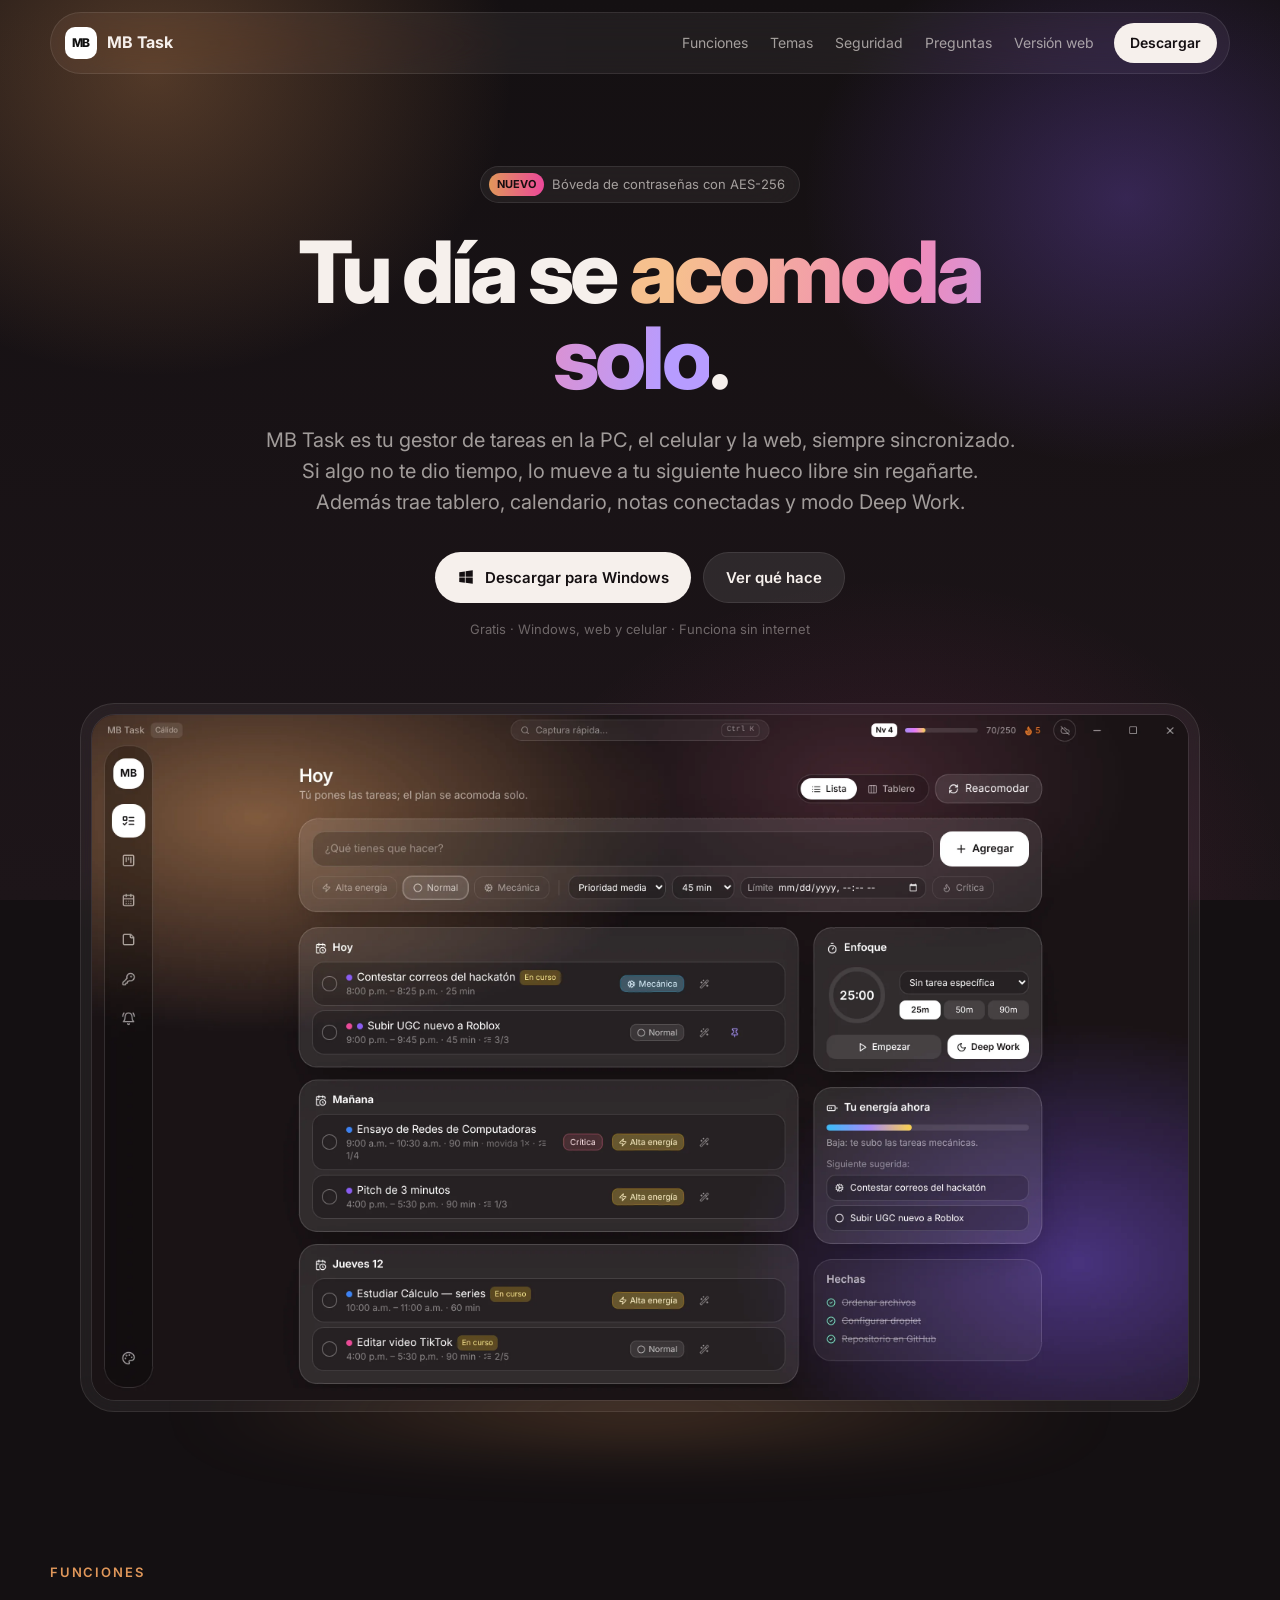
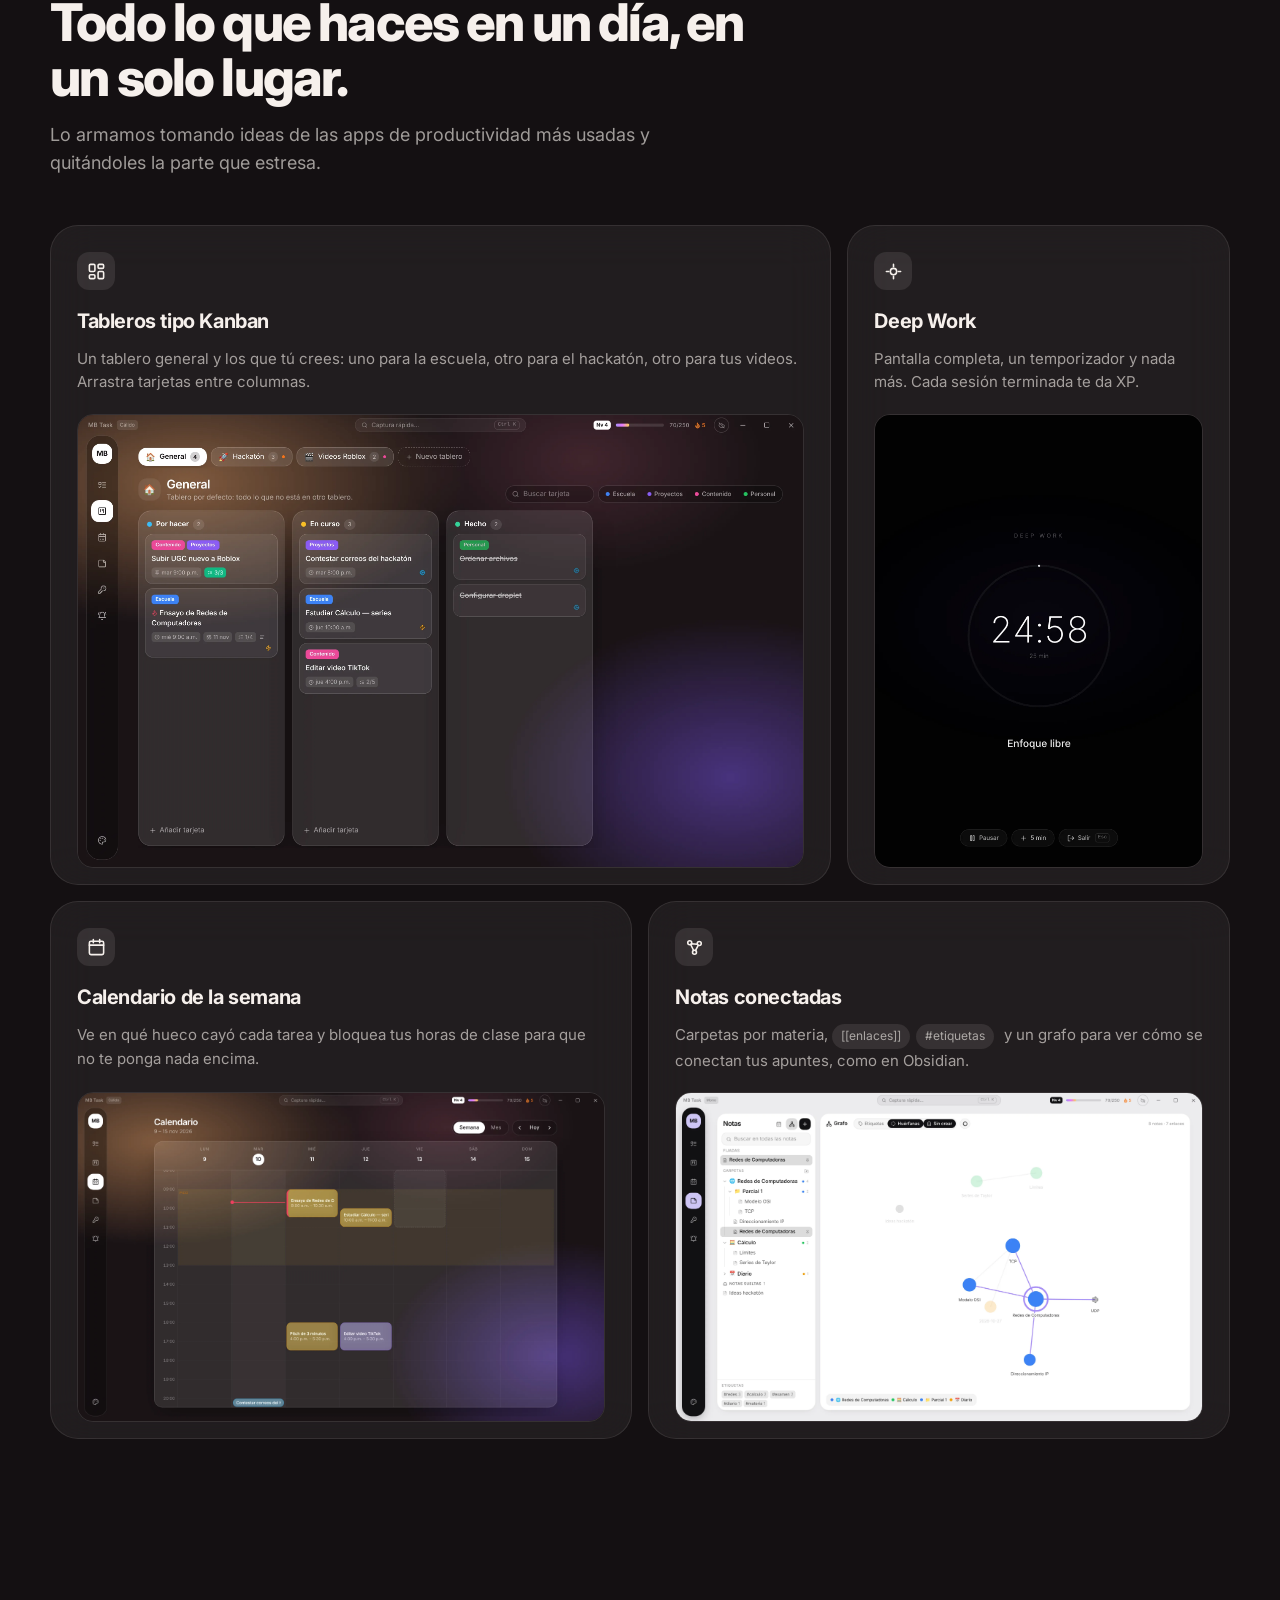
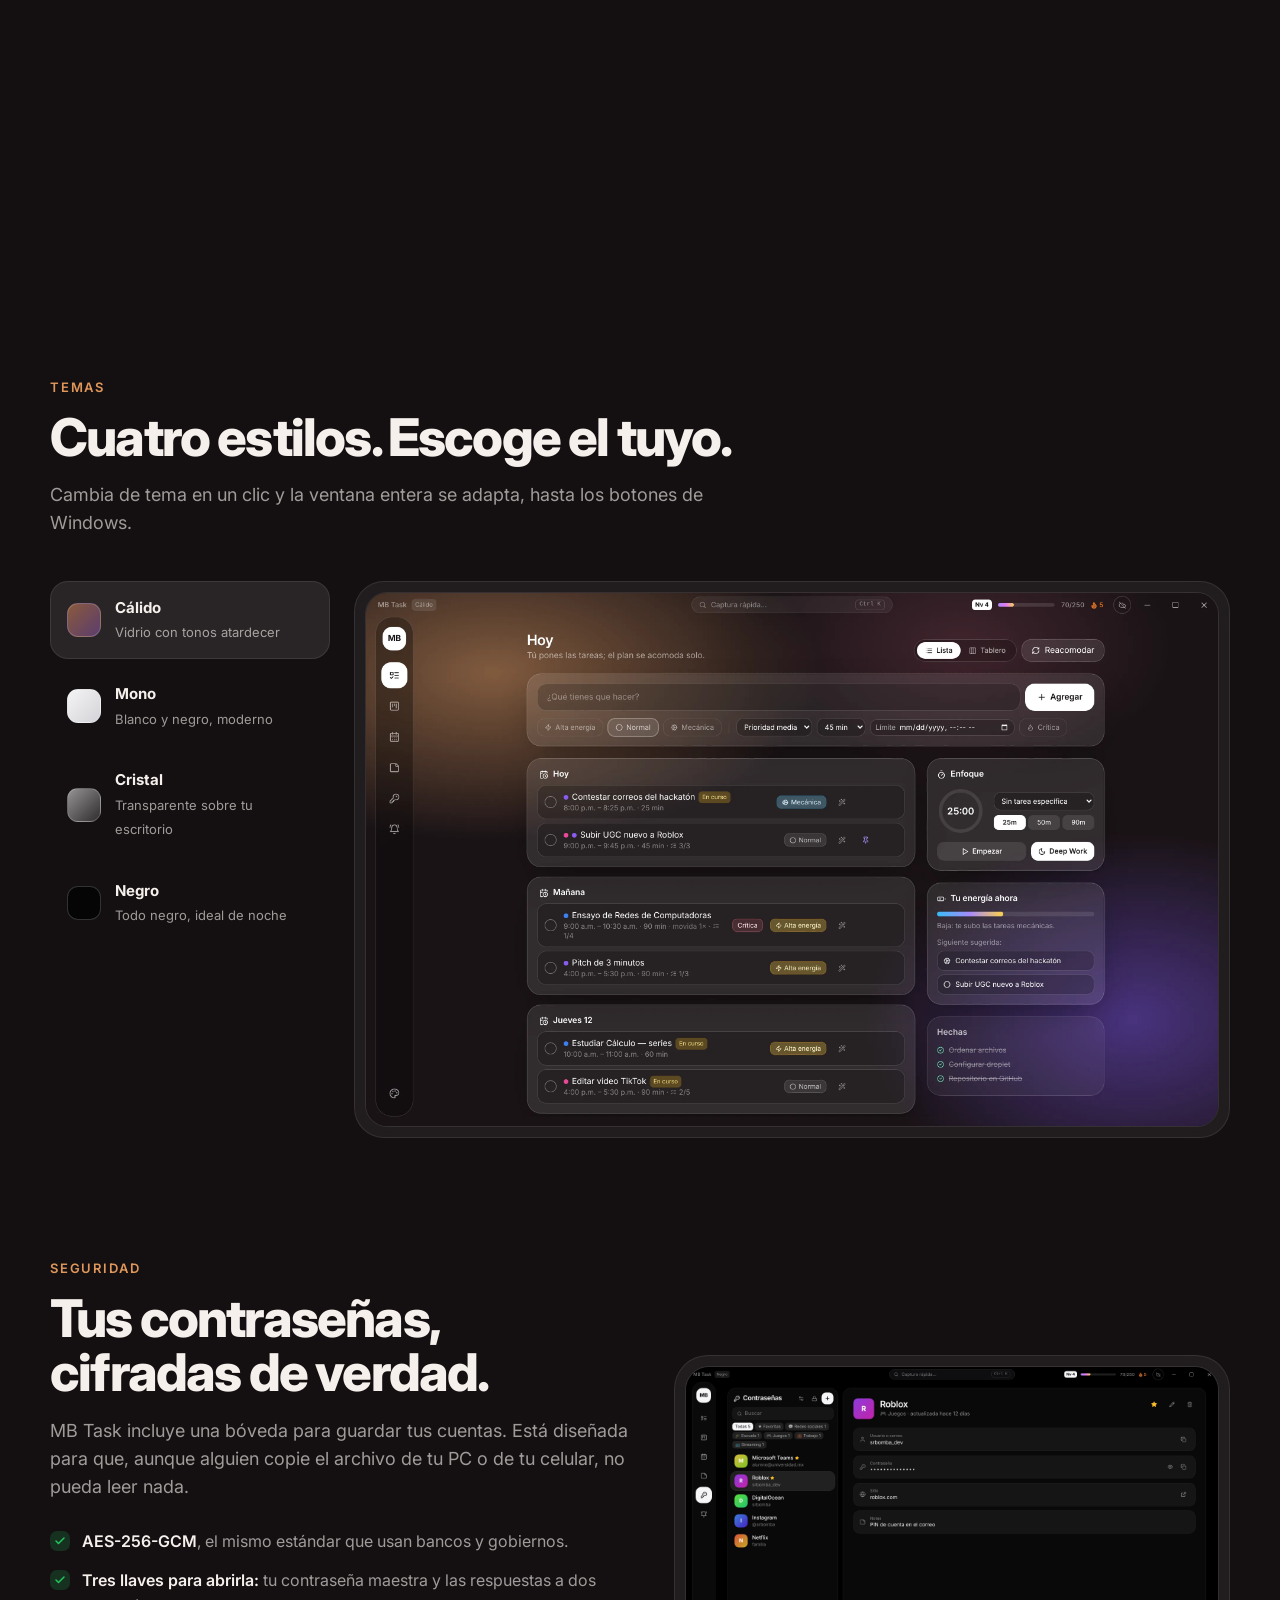
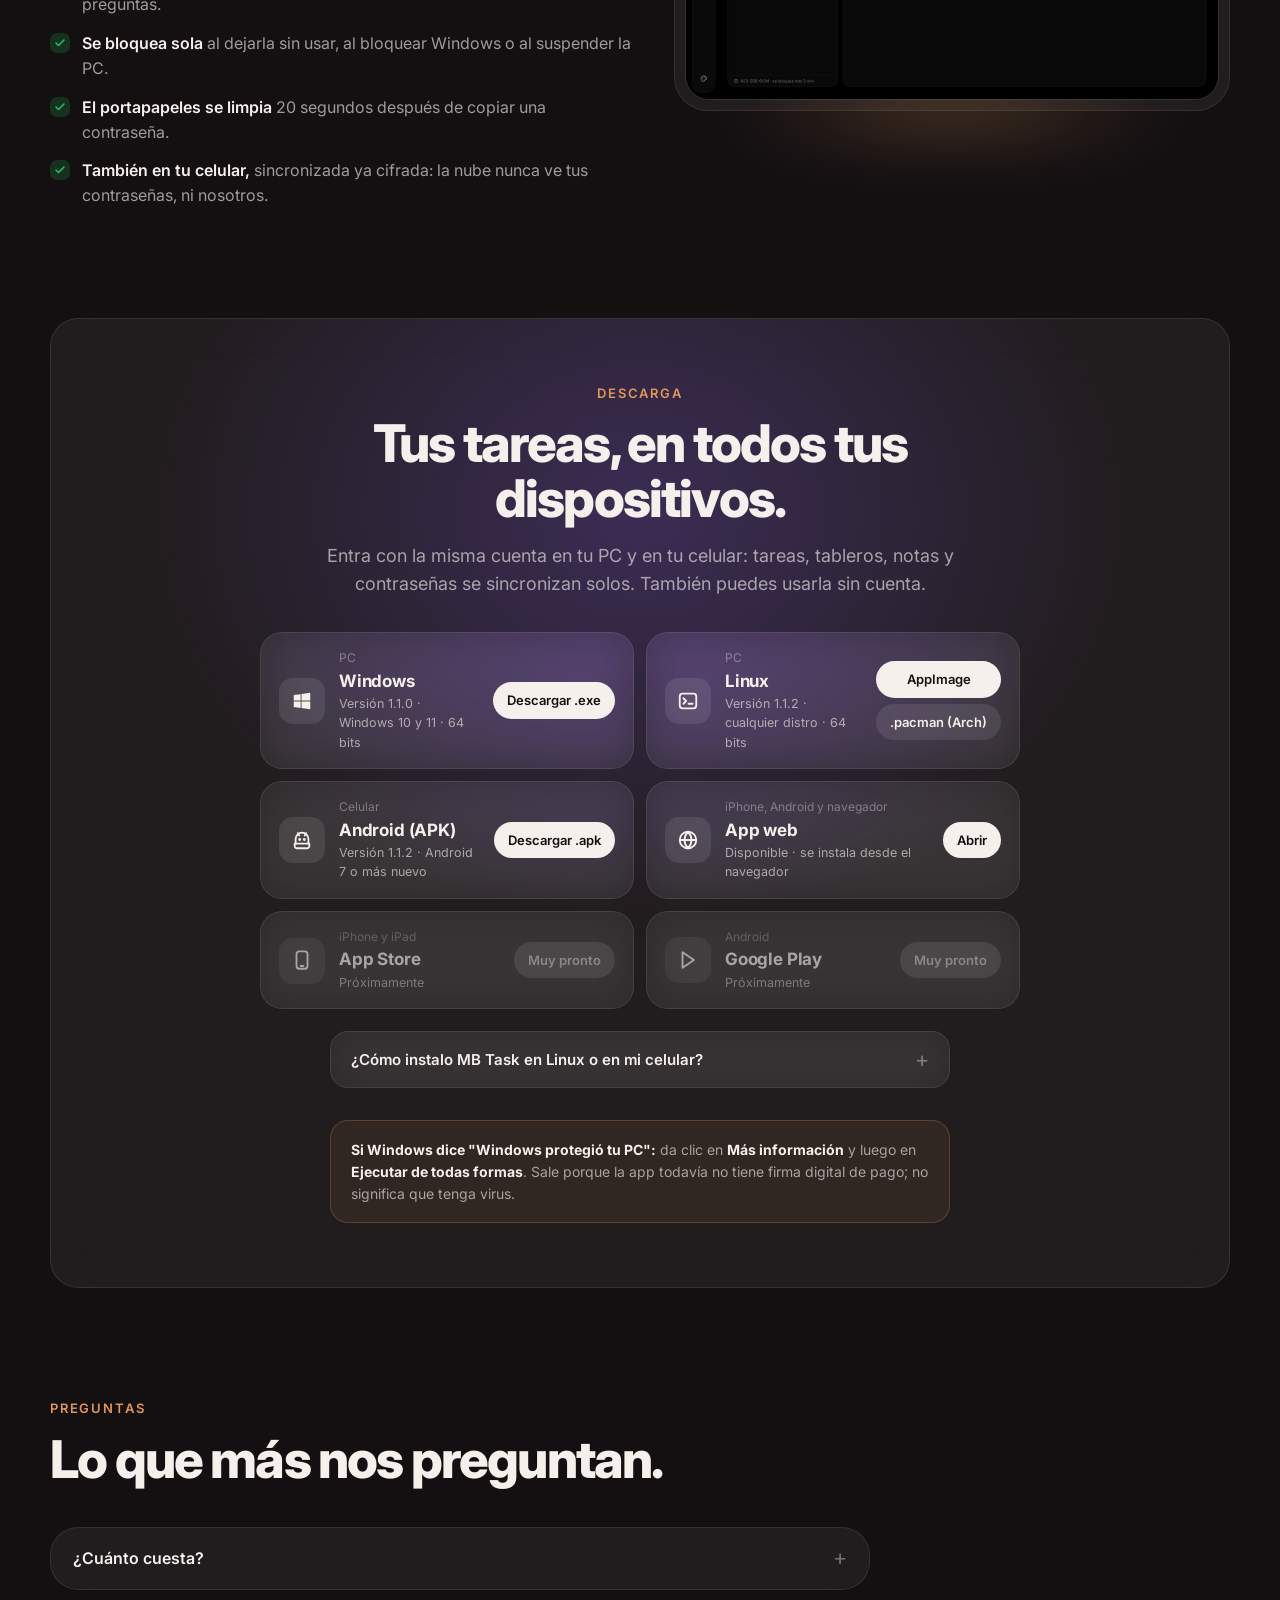
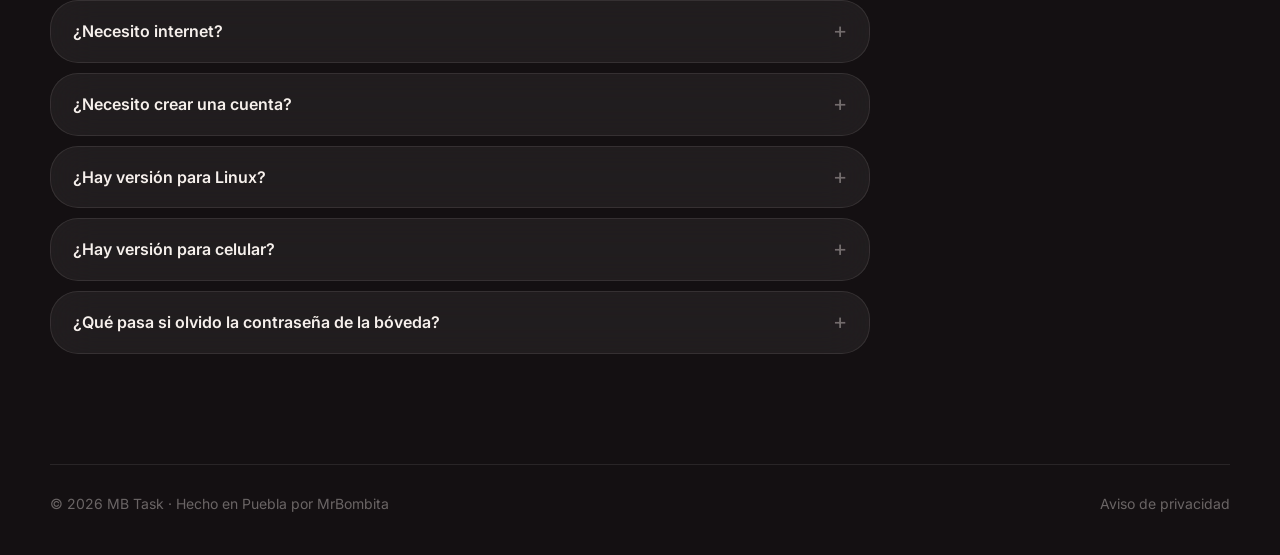
<file: index.html>
<!doctype html>
<html lang="es">
<head>
<meta charset="utf-8">
<meta name="viewport" content="width=device-width, initial-scale=1">
<title>MB Task — Tu día se acomoda solo</title>
<meta name="description" content="MB Task es un gestor de tareas para PC, celular y web que reacomoda tu día cuando no te alcanza el tiempo, con tablero, calendario, notas conectadas, Deep Work y una bóveda de contraseñas cifrada.">
<meta property="og:title" content="MB Task — Tu día se acomoda solo">
<meta property="og:description" content="Tareas, tablero, calendario, notas conectadas y Deep Work en tu PC, celular y web, siempre sincronizado.">
<meta property="og:image" content="img/hoy_calido.webp">
<meta name="theme-color" content="#1a1316">
<link rel="icon" href="data:image/svg+xml,%3Csvg xmlns='http://www.w3.org/2000/svg' viewBox='0 0 64 64'%3E%3Crect width='64' height='64' rx='16' fill='%23fff'/%3E%3Ctext x='32' y='42' font-family='Arial' font-weight='800' font-size='26' text-anchor='middle' fill='%23111'%3EMB%3C/text%3E%3C/svg%3E">
<link rel="preconnect" href="https://fonts.googleapis.com">
<link rel="preconnect" href="https://fonts.gstatic.com" crossorigin>
<link href="https://fonts.googleapis.com/css2?family=Inter:wght@400;500;600;700;800&display=swap" rel="stylesheet">
<style>
:root{
  --bg:#141012; --bg2:#1d1519; --fg:#f6f0ec; --mute:rgba(246,240,236,.62); --faint:rgba(246,240,236,.38);
  --line:rgba(255,255,255,.09); --glass:rgba(255,255,255,.055); --glass2:rgba(255,255,255,.09);
  --amber:#e0975a; --violet:#8b5cf6; --pink:#ec4899; --green:#22c55e;
  --radius:28px;
}
*{box-sizing:border-box;margin:0;padding:0}
html{scroll-behavior:smooth}
body{font-family:Inter,system-ui,-apple-system,Segoe UI,sans-serif;background:var(--bg);color:var(--fg);line-height:1.55;-webkit-font-smoothing:antialiased;overflow-x:hidden}
img{max-width:100%;height:auto;display:block}
a{color:inherit;text-decoration:none}
.wrap{width:min(1180px,100% - 32px);margin-inline:auto}

/* fondo como el tema Cálido de la app */
.aura{position:fixed;inset:0;z-index:-1;pointer-events:none;
  background:
    radial-gradient(40vw 34vw at 12% 8%, rgba(224,151,90,.30), transparent 70%),
    radial-gradient(36vw 30vw at 88% 22%, rgba(139,92,246,.28), transparent 70%),
    radial-gradient(44vw 36vw at 70% 100%, rgba(236,72,153,.14), transparent 70%),
    linear-gradient(180deg,var(--bg),var(--bg2));}
.glass{background:var(--glass);border:1px solid var(--line);backdrop-filter:blur(22px) saturate(140%);-webkit-backdrop-filter:blur(22px) saturate(140%);border-radius:var(--radius)}

/* nav */
header{position:sticky;top:12px;z-index:50;margin-top:12px}
.nav{display:flex;align-items:center;gap:20px;padding:10px 12px 10px 14px;border-radius:999px}
.logo{display:flex;align-items:center;gap:10px;font-weight:700;letter-spacing:-.01em}
.logo i{display:grid;place-items:center;width:32px;height:32px;border-radius:10px;background:#fff;color:#111;font-style:normal;font-weight:800;font-size:12px}
.nav>.btn{margin-left:auto}.nav nav{display:flex;gap:22px;margin-left:auto;font-size:14px;color:var(--mute)}
.nav nav a:hover{color:var(--fg)}.nav nav+.btn{margin-left:0}
.btn{display:inline-flex;align-items:center;justify-content:center;gap:10px;border-radius:999px;font-weight:600;font-size:15px;padding:13px 22px;transition:transform .2s,background .2s,opacity .2s;white-space:nowrap;border:0;cursor:pointer;font-family:inherit}
.btn:hover{transform:translateY(-1px)}
.btn-main{background:var(--fg);color:#140f11}
.btn-ghost{background:var(--glass2);color:var(--fg);border:1px solid var(--line)}
.btn-sm{padding:9px 16px;font-size:14px}
.btn[aria-disabled=true]{opacity:.55;cursor:default;transform:none}

/* hero */
.hero{padding:92px 0 40px;text-align:center}
.pill{display:inline-flex;align-items:center;gap:8px;font-size:13px;color:var(--mute);padding:6px 14px 6px 8px;border-radius:999px;margin-bottom:26px}
.pill b{background:linear-gradient(90deg,var(--amber),var(--pink));color:#170e10;font-size:11px;padding:3px 8px;border-radius:999px;font-weight:700}
h1{font-size:clamp(40px,7.2vw,86px);line-height:1;letter-spacing:-.045em;font-weight:800;max-width:14ch;margin-inline:auto}
h1 em{font-style:normal;background:linear-gradient(100deg,#f6c08e 10%,#f08bb8 55%,#b79cff 90%);-webkit-background-clip:text;background-clip:text;color:transparent}
.lead{font-size:clamp(17px,2vw,20px);color:var(--mute);max-width:58ch;margin:24px auto 34px}
.cta{display:flex;gap:12px;justify-content:center;flex-wrap:wrap}
.meta{margin-top:16px;font-size:13px;color:var(--faint)}

.shot{margin:64px auto 0;padding:10px;border-radius:34px;max-width:1120px;position:relative}
.shot img{border-radius:24px;border:1px solid var(--line)}
.shot::after{content:"";position:absolute;inset:auto 8% -40px;height:80px;background:radial-gradient(closest-side,rgba(224,151,90,.35),transparent);filter:blur(30px);z-index:-1}

/* secciones */
section{padding:110px 0 0}
.eyebrow{font-size:13px;font-weight:600;letter-spacing:.14em;text-transform:uppercase;color:var(--amber);margin-bottom:14px}
h2{font-size:clamp(30px,4.4vw,52px);line-height:1.05;letter-spacing:-.035em;font-weight:800;max-width:20ch}
.sub{color:var(--mute);font-size:18px;max-width:60ch;margin-top:16px}

/* bento */
.bento{display:grid;grid-template-columns:repeat(6,1fr);gap:16px;margin-top:48px}
.card{padding:26px;overflow:hidden;display:flex;flex-direction:column;gap:10px;position:relative}
.card h3{font-size:20px;letter-spacing:-.02em;font-weight:700}
.card p{color:var(--mute);font-size:15px}
.card .ic{width:38px;height:38px;border-radius:12px;display:grid;place-items:center;background:var(--glass2);margin-bottom:6px}
.card .ic svg{width:19px;height:19px}
.card img{margin-top:auto;width:100%;aspect-ratio:16/10;object-fit:cover;object-position:left top;border-radius:16px;border:1px solid var(--line);transform:translateY(10px)}
.card img.center{object-position:center;aspect-ratio:auto;flex:1 1 0;min-height:220px}
.c-4{grid-column:span 4}.c-3{grid-column:span 3}.c-2{grid-column:span 2}
.tag{display:inline-block;font-size:12px;padding:3px 9px;border-radius:999px;background:var(--glass2);color:var(--mute);margin-right:6px}

/* paso a paso del motor */
.flow{display:grid;grid-template-columns:repeat(3,1fr);gap:16px;margin-top:44px}
.step{padding:24px}
.step .n{font-size:13px;font-weight:700;color:var(--faint);margin-bottom:10px}
.step h3{font-size:18px;margin-bottom:6px}
.step p{color:var(--mute);font-size:15px}

/* temas */
.themes{display:grid;grid-template-columns:280px 1fr;gap:24px;margin-top:44px;align-items:start}
.tlist{display:flex;flex-direction:column;gap:8px}
.tbtn{display:flex;align-items:center;gap:14px;padding:14px 16px;border-radius:18px;background:transparent;border:1px solid transparent;color:var(--fg);font:inherit;text-align:left;cursor:pointer;transition:background .2s}
.tbtn:hover{background:var(--glass)}
.tbtn[aria-selected=true]{background:var(--glass2);border-color:var(--line)}
.sw{width:34px;height:34px;border-radius:11px;flex-shrink:0;border:1px solid rgba(255,255,255,.18)}
.tbtn b{display:block;font-size:15px}.tbtn span{font-size:13px;color:var(--mute)}
.tview{padding:10px;border-radius:30px}
.tview img{border-radius:22px;border:1px solid var(--line);transition:opacity .35s}

/* seguridad */
.sec{display:grid;grid-template-columns:1.05fr 1fr;gap:40px;align-items:center;margin-top:10px}
.checks{list-style:none;margin-top:28px;display:grid;gap:14px}
.checks li{display:flex;gap:12px;color:var(--mute);font-size:16px}
.checks li::before{content:"";flex-shrink:0;width:20px;height:20px;margin-top:2px;border-radius:7px;background:rgba(34,197,94,.18) url("data:image/svg+xml,%3Csvg xmlns='http://www.w3.org/2000/svg' viewBox='0 0 24 24' fill='none' stroke='%2322c55e' stroke-width='3' stroke-linecap='round' stroke-linejoin='round'%3E%3Cpath d='M20 6 9 17l-5-5'/%3E%3C/svg%3E") center/12px no-repeat}
.checks b{color:var(--fg);font-weight:600}

/* descarga */
.dl{margin-top:110px;padding:64px 32px;text-align:center;position:relative;overflow:hidden}
.dl::before{content:"";position:absolute;inset:-40% -10% auto;height:120%;background:radial-gradient(closest-side,rgba(139,92,246,.25),transparent 70%);z-index:-1}
.dl h2{margin-inline:auto;max-width:16ch}
.dl .sub{margin-inline:auto}
.plats{display:flex;justify-content:center;gap:12px;flex-wrap:wrap;margin-top:34px}
.plat-grid{display:grid;grid-template-columns:repeat(2,minmax(0,1fr));gap:12px;max-width:760px;margin:34px auto 0;text-align:left}
.plat{display:flex;align-items:center;gap:14px;padding:16px 18px;border-radius:22px;transition:transform .2s,background .2s}
.plat:not([aria-disabled=true]):hover{transform:translateY(-2px);background:var(--glass2)}
.plat[aria-disabled=true]{cursor:default}
.plat[aria-disabled=true] .plat-ic,.plat[aria-disabled=true] .plat-tx{opacity:.6}
.plat-ic{display:grid;place-items:center;width:46px;height:46px;border-radius:14px;background:var(--glass2);flex-shrink:0}
.plat-ic svg{width:22px;height:22px}
.plat-tx{display:flex;flex-direction:column;min-width:0;flex:1}
.plat-tx small{font-size:12px;color:var(--faint)}
.plat-tx b{font-size:17px;letter-spacing:-.01em}
.plat-tx em{font-style:normal;font-size:12.5px;color:var(--mute)}
.plat-go{font-size:13px;font-weight:600;padding:8px 14px;border-radius:999px;background:var(--glass2);white-space:nowrap}
.plat-gos{display:flex;flex-direction:column;gap:6px;flex-shrink:0}
.plat-gos .plat-go{text-align:center;transition:transform .2s}
.plat-gos .plat-go:hover{transform:translateY(-1px)}
.plat-gos .plat-go.main{background:var(--fg);color:#140f11}
.plat:not([aria-disabled=true]) .plat-go[data-ok]{background:var(--fg);color:#140f11}
.plat[aria-disabled=true] .plat-go{color:var(--faint)}
.install{max-width:620px;margin:22px auto 0;text-align:left;padding:16px 20px;border-radius:18px}
.install summary{cursor:pointer;font-weight:600;font-size:15px}
.install ol{margin:12px 0 6px 20px;display:grid;gap:4px;color:var(--mute);font-size:14px}
.install p{color:var(--mute);font-size:14px}
@media (max-width:640px){.plat-grid{grid-template-columns:1fr}.plat-go{padding:7px 12px}}

.note{max-width:620px;margin:32px auto 0;text-align:left;padding:18px 20px;border-radius:18px;font-size:14px;color:var(--mute);background:rgba(224,151,90,.08);border:1px solid rgba(224,151,90,.25)}
.note b{color:var(--fg)}

/* faq */
.faq{margin-top:40px;display:grid;gap:10px;max-width:820px}
details{padding:18px 22px;border-radius:20px}
summary{cursor:pointer;font-weight:600;font-size:16px;list-style:none;display:flex;justify-content:space-between;gap:16px}
summary::after{content:"+";color:var(--faint);font-weight:400;font-size:22px;line-height:1}
details[open] summary::after{content:"–"}
details p{color:var(--mute);margin-top:10px;font-size:15px}

footer{margin:110px 0 40px;padding-top:28px;border-top:1px solid var(--line);display:flex;justify-content:space-between;gap:20px;flex-wrap:wrap;font-size:14px;color:var(--faint)}
footer a:hover{color:var(--fg)}

/* aparición */
.rv{opacity:0;transform:translateY(18px);transition:opacity .7s ease,transform .7s ease}
.rv.in{opacity:1;transform:none}
@media (prefers-reduced-motion:reduce){.rv{opacity:1;transform:none;transition:none}html{scroll-behavior:auto}}

@media (max-width:900px){
  .nav nav{display:none}
  .nav nav+.btn{margin-left:auto}
  .bento{grid-template-columns:1fr}.c-4,.c-3,.c-2{grid-column:auto}
  .flow{grid-template-columns:1fr}
  .themes{grid-template-columns:1fr}.tlist{flex-direction:row;overflow-x:auto;padding-bottom:4px}
  .tbtn{flex-shrink:0}.tbtn span{display:none}
  .sec{grid-template-columns:1fr}
  .hero{padding-top:64px}
  .dl{padding:48px 20px}
}
</style>
</head>
<body>
<div class="aura"></div>

<div class="wrap">
  <header>
    <div class="nav glass">
      <a class="logo" href="#"><i>MB</i> MB Task</a>
      <nav>
        <a href="#funciones">Funciones</a>
        <a href="#temas">Temas</a>
        <a href="#seguridad">Seguridad</a>
        <a href="#preguntas">Preguntas</a>
        <a href="app/">Versión web</a>
      </nav>
      <a class="btn btn-main btn-sm" href="#descargar">Descargar</a>
    </div>
  </header>

  <main>
    <div class="hero">
      <div class="pill glass rv"><b>NUEVO</b> Bóveda de contraseñas con AES-256</div>
      <h1 class="rv">Tu día se <em>acomoda solo</em>.</h1>
      <p class="lead rv">MB Task es tu gestor de tareas en la PC, el celular y la web, siempre sincronizado. Si algo no te dio tiempo, lo mueve a tu siguiente hueco libre sin regañarte. Además trae tablero, calendario, notas conectadas y modo Deep Work.</p>
      <div class="cta rv">
        <a class="btn btn-main" href="#descargar">
          <svg width="18" height="18" viewBox="0 0 24 24" fill="currentColor"><path d="M3 5.5 10.5 4.5v7H3zM11.5 4.4 21 3v8.5h-9.5zM3 12.5h7.5v7L3 18.5zM11.5 12.5H21V21l-9.5-1.4z"/></svg>
          Descargar para Windows
        </a>
        <a class="btn btn-ghost" href="#funciones">Ver qué hace</a>
      </div>
      <p class="meta rv">Gratis · Windows, web y celular · Funciona sin internet</p>

      <div class="shot glass rv">
        <img src="img/hoy_calido.webp" width="2880" height="1800" alt="Vista Hoy de MB Task con tareas de hoy, mañana y jueves, temporizador de enfoque y medidor de energía" fetchpriority="high">
      </div>
    </div>

    <section id="funciones">
      <p class="eyebrow rv">Funciones</p>
      <h2 class="rv">Todo lo que haces en un día, en un solo lugar.</h2>
      <p class="sub rv">Lo armamos tomando ideas de las apps de productividad más usadas y quitándoles la parte que estresa.</p>

      <div class="bento">
        <article class="card glass c-4 rv">
          <div class="ic"><svg viewBox="0 0 24 24" fill="none" stroke="currentColor" stroke-width="2" stroke-linecap="round" stroke-linejoin="round"><rect x="3" y="3" width="7" height="9" rx="1.5"/><rect x="14" y="3" width="7" height="5" rx="1.5"/><rect x="14" y="12" width="7" height="9" rx="1.5"/><rect x="3" y="16" width="7" height="5" rx="1.5"/></svg></div>
          <h3>Tableros tipo Kanban</h3>
          <p>Un tablero general y los que tú crees: uno para la escuela, otro para el hackatón, otro para tus videos. Arrastra tarjetas entre columnas.</p>
          <img src="img/tablero.webp" width="2880" height="1800" alt="Tablero General con columnas Por hacer, En curso y Hecho" loading="lazy">
        </article>
        <article class="card glass c-2 rv">
          <div class="ic"><svg viewBox="0 0 24 24" fill="none" stroke="currentColor" stroke-width="2" stroke-linecap="round" stroke-linejoin="round"><path d="M12 3v3M12 18v3M3 12h3M18 12h3"/><circle cx="12" cy="12" r="4"/></svg></div>
          <h3>Deep Work</h3>
          <p>Pantalla completa, un temporizador y nada más. Cada sesión terminada te da XP.</p>
          <img class="center" src="img/deep.webp" width="2880" height="1800" alt="Modo Deep Work con temporizador 24:59" loading="lazy">
        </article>
        <article class="card glass c-3 rv">
          <div class="ic"><svg viewBox="0 0 24 24" fill="none" stroke="currentColor" stroke-width="2" stroke-linecap="round" stroke-linejoin="round"><rect x="3" y="4" width="18" height="17" rx="2"/><path d="M3 9h18M8 2v4M16 2v4"/></svg></div>
          <h3>Calendario de la semana</h3>
          <p>Ve en qué hueco cayó cada tarea y bloquea tus horas de clase para que no te ponga nada encima.</p>
          <img src="img/calendario.webp" width="2880" height="1800" alt="Calendario semanal con bloques de tareas" loading="lazy">
        </article>
        <article class="card glass c-3 rv">
          <div class="ic"><svg viewBox="0 0 24 24" fill="none" stroke="currentColor" stroke-width="2" stroke-linecap="round" stroke-linejoin="round"><circle cx="6" cy="6" r="2.5"/><circle cx="18" cy="7" r="2.5"/><circle cx="12" cy="18" r="2.5"/><path d="M8 7.2l7.6.6M7.2 8.2l3.7 7.6M16.7 9.2 13.2 16"/></svg></div>
          <h3>Notas conectadas</h3>
          <p>Carpetas por materia, <span class="tag">[[enlaces]]</span><span class="tag">#etiquetas</span> y un grafo para ver cómo se conectan tus apuntes, como en Obsidian.</p>
          <img src="img/notas.webp" width="2880" height="1800" alt="Grafo de notas conectadas de Redes de Computadoras" loading="lazy">
        </article>
      </div>

      <div class="flow">
        <div class="step glass rv"><p class="n">01 · REACOMODO</p><h3>Sin culpa</h3><p>Si una tarea no se hizo, el motor la pasa a tu siguiente espacio libre, respetando prioridad y fecha límite.</p></div>
        <div class="step glass rv"><p class="n">02 · ALERTAS</p><h3>Que suben de tono</h3><p>Primero un aviso suave, luego uno más visible y, si es crítica, ocupa toda la pantalla hasta que decidas.</p></div>
        <div class="step glass rv"><p class="n">03 · ENERGÍA</p><h3>Según cómo andas</h3><p>Distingue tareas de alta energía de las mecánicas y te sugiere la que mejor va con tu momento del día.</p></div>
      </div>
      <div class="flow" style="margin-top:16px">
        <div class="step glass rv"><p class="n">NUEVO · SE REPITEN</p><h3>Escríbelo una vez</h3><p>“Gym todos los lunes y jueves 7am” y listo: al terminarla aparece la siguiente, con su checklist y etiquetas.</p></div>
        <div class="step glass rv"><p class="n">NUEVO · HÁBITOS</p><h3>Rachas que motivan</h3><p>Tomar agua, leer, entrenar: un toque al día, tu racha 🔥 y la semana en puntitos. Cada uno suma XP.</p></div>
        <div class="step glass rv"><p class="n">NUEVO · ENFOQUE</p><h3>Matriz y estadísticas</h3><p>Ordena por urgente e importante, busca lo que sea con Ctrl K y ve a qué hora y qué día rindes más.</p></div>
      </div>
    </section>

    <section id="temas">
      <p class="eyebrow rv">Temas</p>
      <h2 class="rv">Cuatro estilos. Escoge el tuyo.</h2>
      <p class="sub rv">Cambia de tema en un clic y la ventana entera se adapta, hasta los botones de Windows.</p>
      <div class="themes rv">
        <div class="tlist" role="tablist" aria-label="Temas">
          <button class="tbtn" role="tab" aria-selected="true" data-img="img/hoy_calido.webp"><span class="sw" style="background:linear-gradient(135deg,#8a5a3c,#5b3d6e)"></span><div><b>Cálido</b><span>Vidrio con tonos atardecer</span></div></button>
          <button class="tbtn" role="tab" aria-selected="false" data-img="img/hoy_mono.webp"><span class="sw" style="background:linear-gradient(135deg,#f4f4f5,#d4d4d8)"></span><div><b>Mono</b><span>Blanco y negro, moderno</span></div></button>
          <button class="tbtn" role="tab" aria-selected="false" data-img="img/hoy_cristal.webp"><span class="sw" style="background:linear-gradient(135deg,rgba(255,255,255,.55),rgba(255,255,255,.12))"></span><div><b>Cristal</b><span>Transparente sobre tu escritorio</span></div></button>
          <button class="tbtn" role="tab" aria-selected="false" data-img="img/hoy_negro.webp"><span class="sw" style="background:#050505"></span><div><b>Negro</b><span>Todo negro, ideal de noche</span></div></button>
        </div>
        <div class="tview glass"><img id="themeImg" src="img/hoy_calido.webp" width="2880" height="1800" alt="Vista Hoy con el tema seleccionado" loading="lazy"></div>
      </div>
    </section>

    <section id="seguridad">
      <div class="sec">
        <div>
          <p class="eyebrow rv">Seguridad</p>
          <h2 class="rv">Tus contraseñas, cifradas de verdad.</h2>
          <p class="sub rv">MB Task incluye una bóveda para guardar tus cuentas. Está diseñada para que, aunque alguien copie el archivo de tu PC o de tu celular, no pueda leer nada.</p>
          <ul class="checks rv">
            <li><span><b>AES-256-GCM</b>, el mismo estándar que usan bancos y gobiernos.</span></li>
            <li><span><b>Tres llaves para abrirla:</b> tu contraseña maestra y las respuestas a dos preguntas.</span></li>
            <li><span><b>Se bloquea sola</b> al dejarla sin usar, al bloquear Windows o al suspender la PC.</span></li>
            <li><span><b>El portapapeles se limpia</b> 20 segundos después de copiar una contraseña.</span></li>
            <li><span><b>También en tu celular,</b> sincronizada ya cifrada: la nube nunca ve tus contraseñas, ni nosotros.</span></li>
          </ul>
        </div>
        <div class="shot glass rv" style="margin:0"><img src="img/boveda.webp" width="2880" height="1800" alt="Bóveda de contraseñas desbloqueada mostrando la cuenta de Roblox" loading="lazy"></div>
      </div>
    </section>

    <div id="descargar" class="dl glass rv">
      <p class="eyebrow">Descarga</p>
      <h2>Tus tareas, en todos tus dispositivos.</h2>
      <p class="sub">Entra con la misma cuenta en tu PC y en tu celular: tareas, tableros, notas y contraseñas se sincronizan solos. También puedes usarla sin cuenta.</p>

      <div class="plat-grid">
        <a class="plat glass" id="dlWin" href="#descargar" aria-disabled="true">
          <span class="plat-ic"><svg viewBox="0 0 24 24" fill="currentColor"><path d="M3 5.5 10.5 4.5v7H3zM11.5 4.4 21 3v8.5h-9.5zM3 12.5h7.5v7L3 18.5zM11.5 12.5H21V21l-9.5-1.4z"/></svg></span>
          <span class="plat-tx"><small>PC</small><b>Windows</b><em id="dlMeta">Preparando el instalador…</em></span>
          <span class="plat-go" data-ok>Descargar .exe</span>
        </a>
        <div class="plat glass" id="dlLinux">
          <span class="plat-ic"><svg viewBox="0 0 24 24" fill="none" stroke="currentColor" stroke-width="2" stroke-linecap="round" stroke-linejoin="round"><rect x="3" y="4" width="18" height="16" rx="3"/><path d="m7 9 3 3-3 3M12.5 15H17"/></svg></span>
          <span class="plat-tx"><small>PC</small><b>Linux</b><em id="dlLinuxMeta">Arch, Ubuntu, Fedora… · 64 bits</em></span>
          <span class="plat-gos"><a class="plat-go main" id="dlAppImage" href="descargas/MB-Task.AppImage">AppImage</a><a class="plat-go" id="dlPacman" href="descargas/MB-Task.pacman">.pacman (Arch)</a></span>
        </div>
        <a class="plat glass" id="dlApk" href="#descargar" aria-disabled="true">
          <span class="plat-ic"><svg viewBox="0 0 24 24" fill="none" stroke="currentColor" stroke-width="2" stroke-linecap="round" stroke-linejoin="round"><path d="M5 16V11a7 7 0 0 1 14 0v5"/><path d="M4 16h16v2.5A2.5 2.5 0 0 1 17.5 21h-11A2.5 2.5 0 0 1 4 18.5z"/><path d="M7.5 4.5 9 7M16.5 4.5 15 7"/><circle cx="9.5" cy="11.5" r=".6" fill="currentColor"/><circle cx="14.5" cy="11.5" r=".6" fill="currentColor"/></svg></span>
          <span class="plat-tx"><small>Celular</small><b>Android (APK)</b><em>Preparando el APK…</em></span>
          <span class="plat-go">Muy pronto</span>
        </a>
        <a class="plat glass" href="app/">
          <span class="plat-ic"><svg viewBox="0 0 24 24" fill="none" stroke="currentColor" stroke-width="2" stroke-linecap="round" stroke-linejoin="round"><circle cx="12" cy="12" r="9"/><path d="M3 12h18M12 3c2.5 2.6 3.8 5.6 3.8 9s-1.3 6.4-3.8 9c-2.5-2.6-3.8-5.6-3.8-9S9.5 5.6 12 3z"/></svg></span>
          <span class="plat-tx"><small>iPhone, Android y navegador</small><b>App web</b><em>Disponible · se instala desde el navegador</em></span>
          <span class="plat-go" data-ok>Abrir</span>
        </a>
        <a class="plat glass" id="dlIos" href="#descargar" aria-disabled="true">
          <span class="plat-ic"><svg viewBox="0 0 24 24" fill="none" stroke="currentColor" stroke-width="2" stroke-linecap="round" stroke-linejoin="round"><rect x="6" y="2.5" width="12" height="19" rx="3"/><path d="M10.5 18.5h3"/></svg></span>
          <span class="plat-tx"><small>iPhone y iPad</small><b>App Store</b><em data-soon>Próximamente</em></span>
          <span class="plat-go">Muy pronto</span>
        </a>
        <a class="plat glass" id="dlAndroid" href="#descargar" aria-disabled="true">
          <span class="plat-ic"><svg viewBox="0 0 24 24" fill="none" stroke="currentColor" stroke-width="2" stroke-linecap="round" stroke-linejoin="round"><path d="M6 3.5 18.5 12 6 20.5z"/></svg></span>
          <span class="plat-tx"><small>Android</small><b>Google Play</b><em data-soon>Próximamente</em></span>
          <span class="plat-go">Muy pronto</span>
        </a>
      </div>

      <details class="install glass">
        <summary>¿Cómo instalo MB Task en Linux o en mi celular?</summary>
        <p><b>Linux (AppImage, cualquier distro):</b></p>
        <ol>
          <li>Descarga el <b>AppImage</b>.</li>
          <li>Dale permiso de ejecutar: clic derecho → Propiedades → <b>Permitir ejecutar</b>, o en la terminal <code>chmod +x MB-Task.AppImage</code>.</li>
          <li>Ábrelo con doble clic o con <code>./MB-Task.AppImage</code>. Si no abre, instala FUSE 2 (en Arch: <code>sudo pacman -S fuse2</code>).</li>
        </ol>
        <p><b>Arch Linux (.pacman):</b> descárgalo e instálalo con <code>sudo pacman -U MB-Task.pacman</code>. Te aparece en el menú de aplicaciones como cualquier otra app. Para quitarla: <code>sudo pacman -R mb-task-app</code>.</p>
        <p><b>Android (APK):</b></p>
        <ol>
          <li>Desde tu Android, toca <b>Descargar .apk</b> arriba.</li>
          <li>Abre el archivo descargado. Si Android lo pide, permite <b>Instalar apps de fuentes desconocidas</b> para Chrome (sale porque no viene de Google Play).</li>
          <li>Toca <b>Instalar</b>, abre MB Task y entra con tu cuenta. Para actualizar, descarga el APK nuevo e instálalo encima: tus datos se quedan.</li>
        </ol>
        <p><b>iPhone (app web):</b></p>
        <ol>
          <li>Abre <b>mrbombita.github.io/mb-task/app</b> en <b>Safari</b>.</li>
          <li>Toca <b>Compartir</b> y luego <b>Agregar a inicio</b>.</li>
          <li>Abre MB Task desde el ícono y entra con tu cuenta.</li>
        </ol>
        <p>¿Prefieres no instalar el APK? En Android también puedes abrir la app web en Chrome y tocar <b>⋮ → Instalar app</b>.</p>
      </details>
      <div class="note"><b>Si Windows dice "Windows protegió tu PC":</b> da clic en <b>Más información</b> y luego en <b>Ejecutar de todas formas</b>. Sale porque la app todavía no tiene firma digital de pago; no significa que tenga virus.</div>
    </div>

    <section id="preguntas" style="padding-top:110px">
      <p class="eyebrow rv">Preguntas</p>
      <h2 class="rv">Lo que más nos preguntan.</h2>
      <div class="faq">
        <details class="glass rv"><summary>¿Cuánto cuesta?</summary><p>Nada. MB Task es gratis.</p></details>
        <details class="glass rv"><summary>¿Necesito internet?</summary><p>No. Tareas, notas, calendario y la bóveda funcionan sin conexión. Sólo necesitas internet para iniciar sesión con tu cuenta.</p></details>
        <details class="glass rv"><summary>¿Necesito crear una cuenta?</summary><p>No es obligatorio: puedes elegir "Seguir sin cuenta" y todo se guarda en ese dispositivo. Con cuenta, tus tareas, notas y contraseñas se sincronizan entre tu PC y tu celular.</p></details>
        <details class="glass rv"><summary>¿Hay versión para Linux?</summary><p>Sí. En la sección de descarga está el <b>AppImage</b>, que funciona en casi cualquier distro, y el paquete <b>.pacman</b> para Arch.</p></details>
        <details class="glass rv"><summary>¿Hay versión para celular?</summary><p>Sí. En Android ya puedes instalar el <b>APK</b> desde la sección de descarga. Las apps para App Store y Google Play vienen pronto; en iPhone abre <a href="app/" style="text-decoration:underline">mrbombita.github.io/mb-task/app</a> en tu celular. En iPhone, en Safari toca <b>Compartir → Agregar a inicio</b> y queda como una app. Entra con tu misma cuenta y verás las mismas tareas, tableros y notas que en tu PC.</p></details>
        <details class="glass rv"><summary>¿Qué pasa si olvido la contraseña de la bóveda?</summary><p>No se puede recuperar. Es a propósito: sin tu contraseña y tus dos respuestas, nadie puede abrirla. Anótalas en un lugar seguro.</p></details>
      </div>
    </section>
  </main>

  <footer>
    <span>© <span id="yr">2026</span> MB Task · Hecho en Puebla por MrBombita</span>
    <span><a href="privacidad.html">Aviso de privacidad</a></span>
  </footer>
</div>

<script>
/* ── Ligas de descarga: cuando existan las apps de tienda, pon aquí su URL y el botón se activa solo. ── */
const DOWNLOAD_URL = 'descargas/MB-Task-Setup.exe';
const VERSION = '1.1.0';
const APK_VERSION = '1.1.2';
const APK_URL = 'descargas/MB-Task.apk?v=' + APK_VERSION;
const LINUX_VERSION = '1.1.2';
const APP_STORE_URL = null;     // 'https://apps.apple.com/app/...'
const PLAY_STORE_URL = null;    // 'https://play.google.com/store/apps/details?id=com.mrbombita.mbtask'

function enable(id, url, label, meta) {
  const a = document.getElementById(id);
  if (!url) { a.addEventListener('click', e => e.preventDefault()); return; }
  a.href = url; a.removeAttribute('aria-disabled');
  const go = a.querySelector('.plat-go'); go.textContent = label; go.setAttribute('data-ok', '');
  if (meta) a.querySelector('em').textContent = meta;
}
enable('dlWin', DOWNLOAD_URL, 'Descargar .exe', (VERSION ? 'Versión ' + VERSION + ' · ' : '') + 'Windows 10 y 11 · 64 bits');
enable('dlApk', APK_URL, 'Descargar .apk', 'Versión ' + APK_VERSION + ' · ' + 'Android 7 o más nuevo');
document.getElementById('dlLinuxMeta').textContent = 'Versión ' + LINUX_VERSION + ' · cualquier distro · 64 bits';
for (const id of ['dlAppImage', 'dlPacman']) { const a = document.getElementById(id); a.href += '?v=' + LINUX_VERSION; }
enable('dlIos', APP_STORE_URL, 'Ver en App Store', 'Disponible');
enable('dlAndroid', PLAY_STORE_URL, 'Ver en Google Play', 'Disponible');
document.getElementById('yr').textContent = new Date().getFullYear();

/* temas */
const img = document.getElementById('themeImg');
document.querySelectorAll('.tbtn').forEach(b => b.addEventListener('click', () => {
  document.querySelectorAll('.tbtn').forEach(x => x.setAttribute('aria-selected', x === b));
  img.style.opacity = 0;
  const next = new Image(); next.src = b.dataset.img;
  next.onload = () => { img.src = b.dataset.img; img.style.opacity = 1; };
}));

/* aparición al hacer scroll */
const io = 'IntersectionObserver' in window ? new IntersectionObserver(es => es.forEach(e => {
  if (e.isIntersecting) { e.target.classList.add('in'); io.unobserve(e.target); }
}), { threshold: .12 }) : null;
document.querySelectorAll('.rv').forEach((el, i) => io ? io.observe(el) : el.classList.add('in'));
</script>
</body>
</html>
</file>
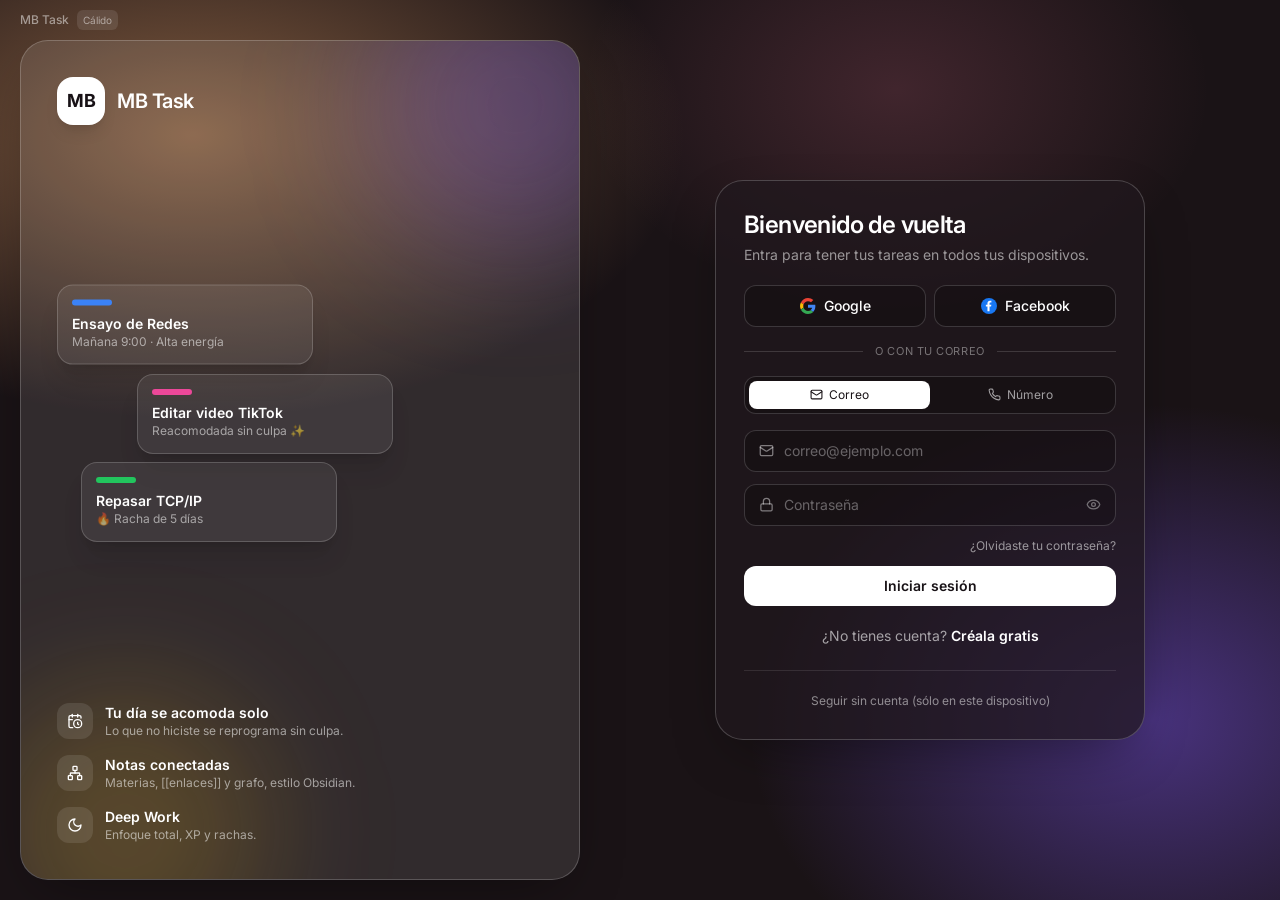
<file: app/index.html>
<!doctype html>
<html lang="es">
  <head>
    <meta charset="UTF-8" />
    <meta name="viewport" content="width=device-width, initial-scale=1, maximum-scale=1, viewport-fit=cover" />
    <meta name="theme-color" content="#1a1316" />
    <meta name="description" content="MB Task en tu celular: tus tareas, tableros y notas sincronizados con tu PC." />
    <meta name="apple-mobile-web-app-capable" content="yes" />
    <meta name="mobile-web-app-capable" content="yes" />
    <meta name="apple-mobile-web-app-status-bar-style" content="black-translucent" />
    <meta name="apple-mobile-web-app-title" content="MB Task" />
    <link rel="apple-touch-icon" href="icons/apple-touch-icon.png" />
    <link rel="icon" type="image/png" href="icons/icon-192.png" />
    <link rel="manifest" href="manifest.webmanifest" />
    <link rel="preconnect" href="https://fonts.googleapis.com" />
    <link rel="preconnect" href="https://fonts.gstatic.com" crossorigin />
    <link rel="stylesheet" href="https://fonts.googleapis.com/css2?family=Inter:wght@400;500;600;700&display=swap" />
    <title>MB Task</title>
    <script type="module" crossorigin src="./assets/index-Cx4guD9F.js"></script>
    <link rel="stylesheet" crossorigin href="./assets/index-GJxNa8vs.css">
  </head>
  <body>
    <div id="root"></div>
  </body>
</html>
</file>
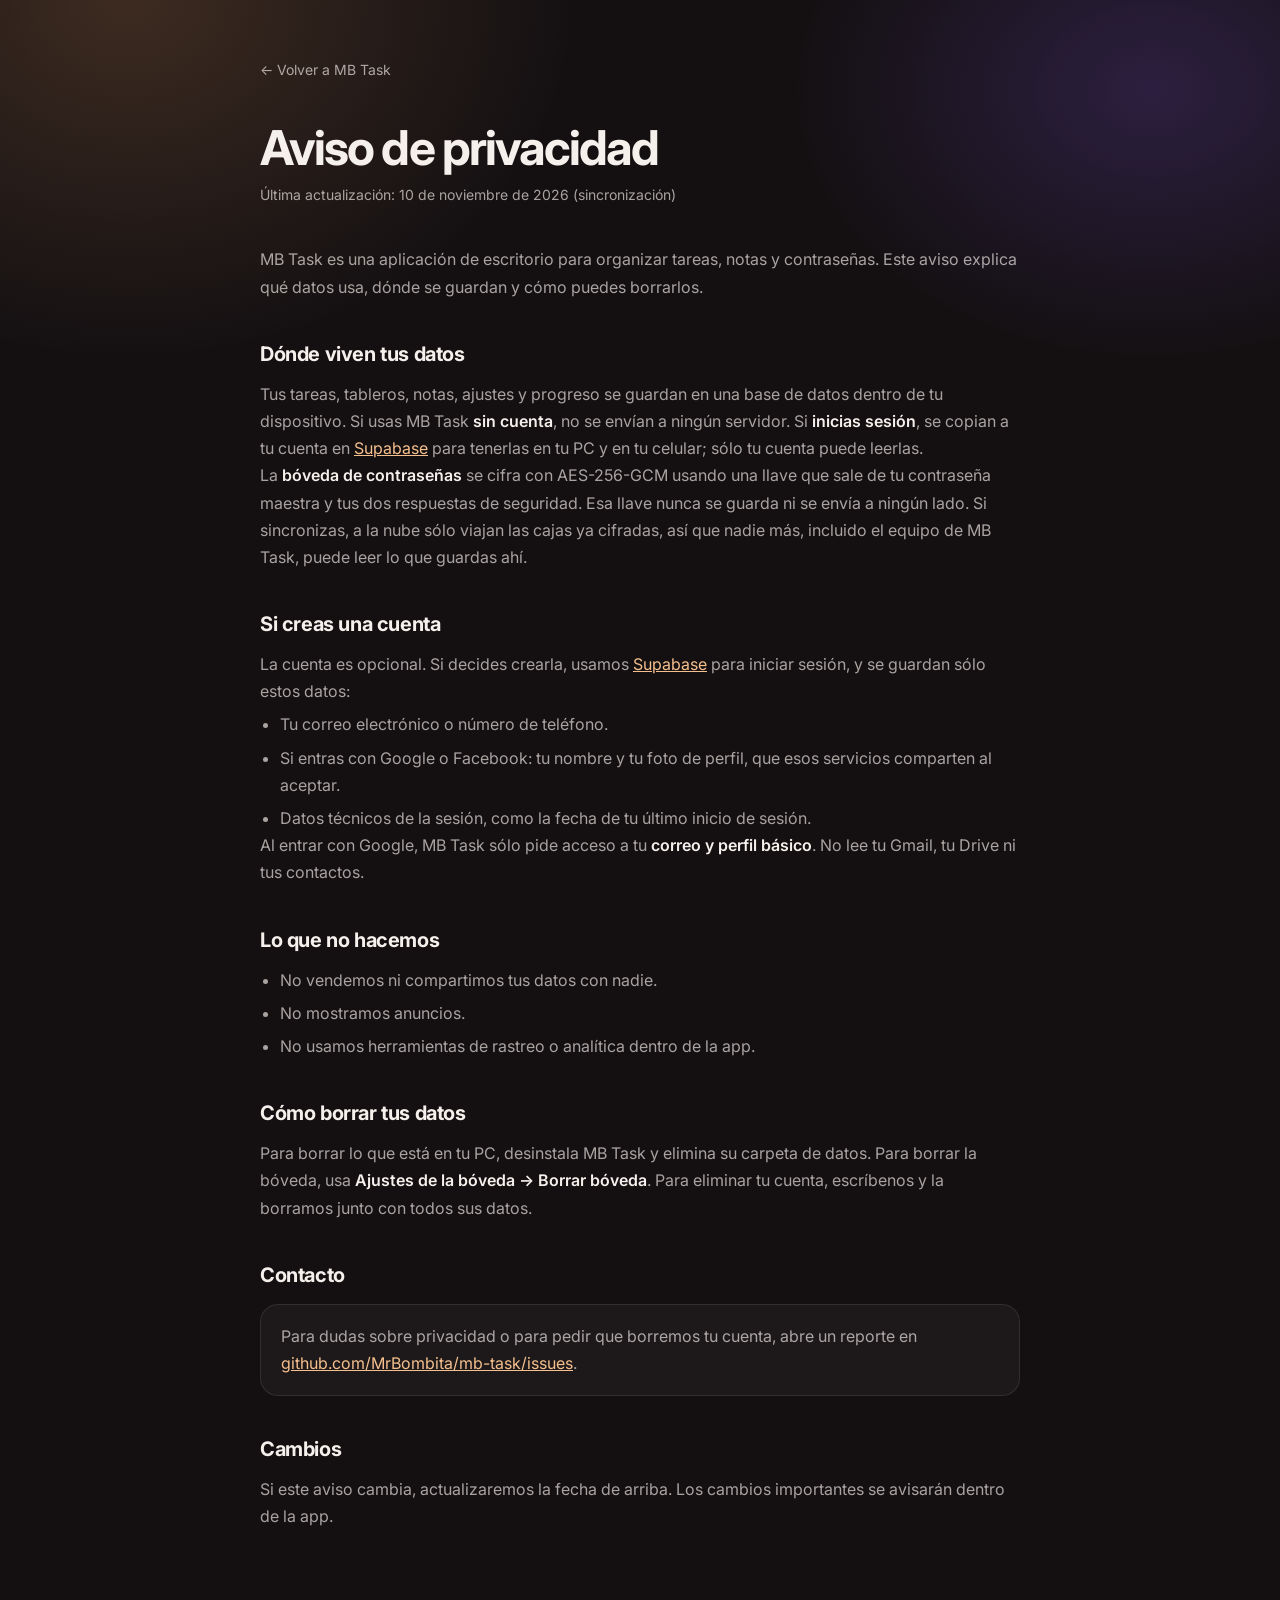
<file: privacidad.html>
<!doctype html>
<html lang="es">
<head>
<meta charset="utf-8">
<meta name="viewport" content="width=device-width, initial-scale=1">
<title>Aviso de privacidad — MB Task</title>
<meta name="description" content="Qué datos usa MB Task, dónde se guardan y cómo borrarlos.">
<link rel="icon" href="data:image/svg+xml,%3Csvg xmlns='http://www.w3.org/2000/svg' viewBox='0 0 64 64'%3E%3Crect width='64' height='64' rx='16' fill='%23fff'/%3E%3Ctext x='32' y='42' font-family='Arial' font-weight='800' font-size='26' text-anchor='middle' fill='%23111'%3EMB%3C/text%3E%3C/svg%3E">
<link rel="preconnect" href="https://fonts.googleapis.com">
<link rel="preconnect" href="https://fonts.gstatic.com" crossorigin>
<link href="https://fonts.googleapis.com/css2?family=Inter:wght@400;600;800&display=swap" rel="stylesheet">
<style>
:root{--bg:#141012;--fg:#f6f0ec;--mute:rgba(246,240,236,.66);--line:rgba(255,255,255,.09)}
*{box-sizing:border-box;margin:0;padding:0}
body{font-family:Inter,system-ui,sans-serif;background:radial-gradient(50vw 40vw at 10% 0,rgba(224,151,90,.2),transparent 70%),radial-gradient(40vw 30vw at 90% 10%,rgba(139,92,246,.2),transparent 70%),var(--bg);background-attachment:fixed;color:var(--fg);line-height:1.7;-webkit-font-smoothing:antialiased}
main{width:min(760px,100% - 32px);margin:0 auto;padding:56px 0 80px}
a{color:#f6c08e}
.back{display:inline-block;font-size:14px;color:var(--mute);text-decoration:none;margin-bottom:40px}
h1{font-size:clamp(32px,6vw,48px);letter-spacing:-.04em;line-height:1.1;margin-bottom:8px}
.date{color:var(--mute);font-size:14px;margin-bottom:40px}
h2{font-size:20px;letter-spacing:-.02em;margin:36px 0 10px}
p,li{color:var(--mute);font-size:16px}
ul{padding-left:20px;display:grid;gap:6px;margin-top:6px}
b{color:var(--fg);font-weight:600}
.box{margin-top:12px;padding:18px 20px;border:1px solid var(--line);border-radius:18px;background:rgba(255,255,255,.04)}
</style>
</head>
<body>
<main>
  <a class="back" href="index.html">← Volver a MB Task</a>
  <h1>Aviso de privacidad</h1>
  <p class="date">Última actualización: 10 de noviembre de 2026 (sincronización)</p>

  <p>MB Task es una aplicación de escritorio para organizar tareas, notas y contraseñas. Este aviso explica qué datos usa, dónde se guardan y cómo puedes borrarlos.</p>

  <h2>Dónde viven tus datos</h2>
  <p>Tus tareas, tableros, notas, ajustes y progreso se guardan en una base de datos dentro de tu dispositivo. Si usas MB Task <b>sin cuenta</b>, no se envían a ningún servidor. Si <b>inicias sesión</b>, se copian a tu cuenta en <a href="https://supabase.com/privacy" rel="noopener">Supabase</a> para tenerlas en tu PC y en tu celular; sólo tu cuenta puede leerlas.</p>
  <p>La <b>bóveda de contraseñas</b> se cifra con AES-256-GCM usando una llave que sale de tu contraseña maestra y tus dos respuestas de seguridad. Esa llave nunca se guarda ni se envía a ningún lado. Si sincronizas, a la nube sólo viajan las cajas ya cifradas, así que nadie más, incluido el equipo de MB Task, puede leer lo que guardas ahí.</p>

  <h2>Si creas una cuenta</h2>
  <p>La cuenta es opcional. Si decides crearla, usamos <a href="https://supabase.com/privacy" rel="noopener">Supabase</a> para iniciar sesión, y se guardan sólo estos datos:</p>
  <ul>
    <li>Tu correo electrónico o número de teléfono.</li>
    <li>Si entras con Google o Facebook: tu nombre y tu foto de perfil, que esos servicios comparten al aceptar.</li>
    <li>Datos técnicos de la sesión, como la fecha de tu último inicio de sesión.</li>
  </ul>
  <p>Al entrar con Google, MB Task sólo pide acceso a tu <b>correo y perfil básico</b>. No lee tu Gmail, tu Drive ni tus contactos.</p>

  <h2>Lo que no hacemos</h2>
  <ul>
    <li>No vendemos ni compartimos tus datos con nadie.</li>
    <li>No mostramos anuncios.</li>
    <li>No usamos herramientas de rastreo o analítica dentro de la app.</li>
  </ul>

  <h2>Cómo borrar tus datos</h2>
  <p>Para borrar lo que está en tu PC, desinstala MB Task y elimina su carpeta de datos. Para borrar la bóveda, usa <b>Ajustes de la bóveda → Borrar bóveda</b>. Para eliminar tu cuenta, escríbenos y la borramos junto con todos sus datos.</p>

  <h2>Contacto</h2>
  <div class="box">
    <p>Para dudas sobre privacidad o para pedir que borremos tu cuenta, abre un reporte en <a href="https://github.com/MrBombita/mb-task/issues" rel="noopener">github.com/MrBombita/mb-task/issues</a>.</p>
  </div>

  <h2>Cambios</h2>
  <p>Si este aviso cambia, actualizaremos la fecha de arriba. Los cambios importantes se avisarán dentro de la app.</p>
</main>
</body>
</html>
</file>
<file: app/assets/index-GJxNa8vs.css>
html.web body{overflow:hidden;overscroll-behavior:none}html.web[data-theme=cristal] body{background:radial-gradient(60% 45% at 10% 0%,rgba(255,214,170,.9),transparent 70%),radial-gradient(55% 45% at 100% 100%,rgba(196,181,253,.85),transparent 70%),linear-gradient(160deg,#f6eee5,#e6d9cc)}.pt-safe{padding-top:env(safe-area-inset-top)}.pb-safe{padding-bottom:env(safe-area-inset-bottom)}html.web,html.web body,html.web #root{height:100vh;height:100dvh}html.web.standalone,html.web.standalone body,html.web.standalone #root{height:100vh}@media(hover:none){.opacity-0.group-hover\:opacity-100:not(.pointer-events-none){opacity:.7}[title]{-webkit-touch-callout:none}.dnd-poly-drag-image{opacity:.85!important;transform-origin:center;border-radius:16px;box-shadow:0 18px 40px #00000059}.dnd-poly-drag-icon{display:none!important}}.dnd-poly-drag-image{opacity:.5!important}.dnd-poly-drag-image.dnd-poly-snapback{transition-property:transform!important;transition-duration:.25s!important;transition-timing-function:ease-out!important}
</file>
